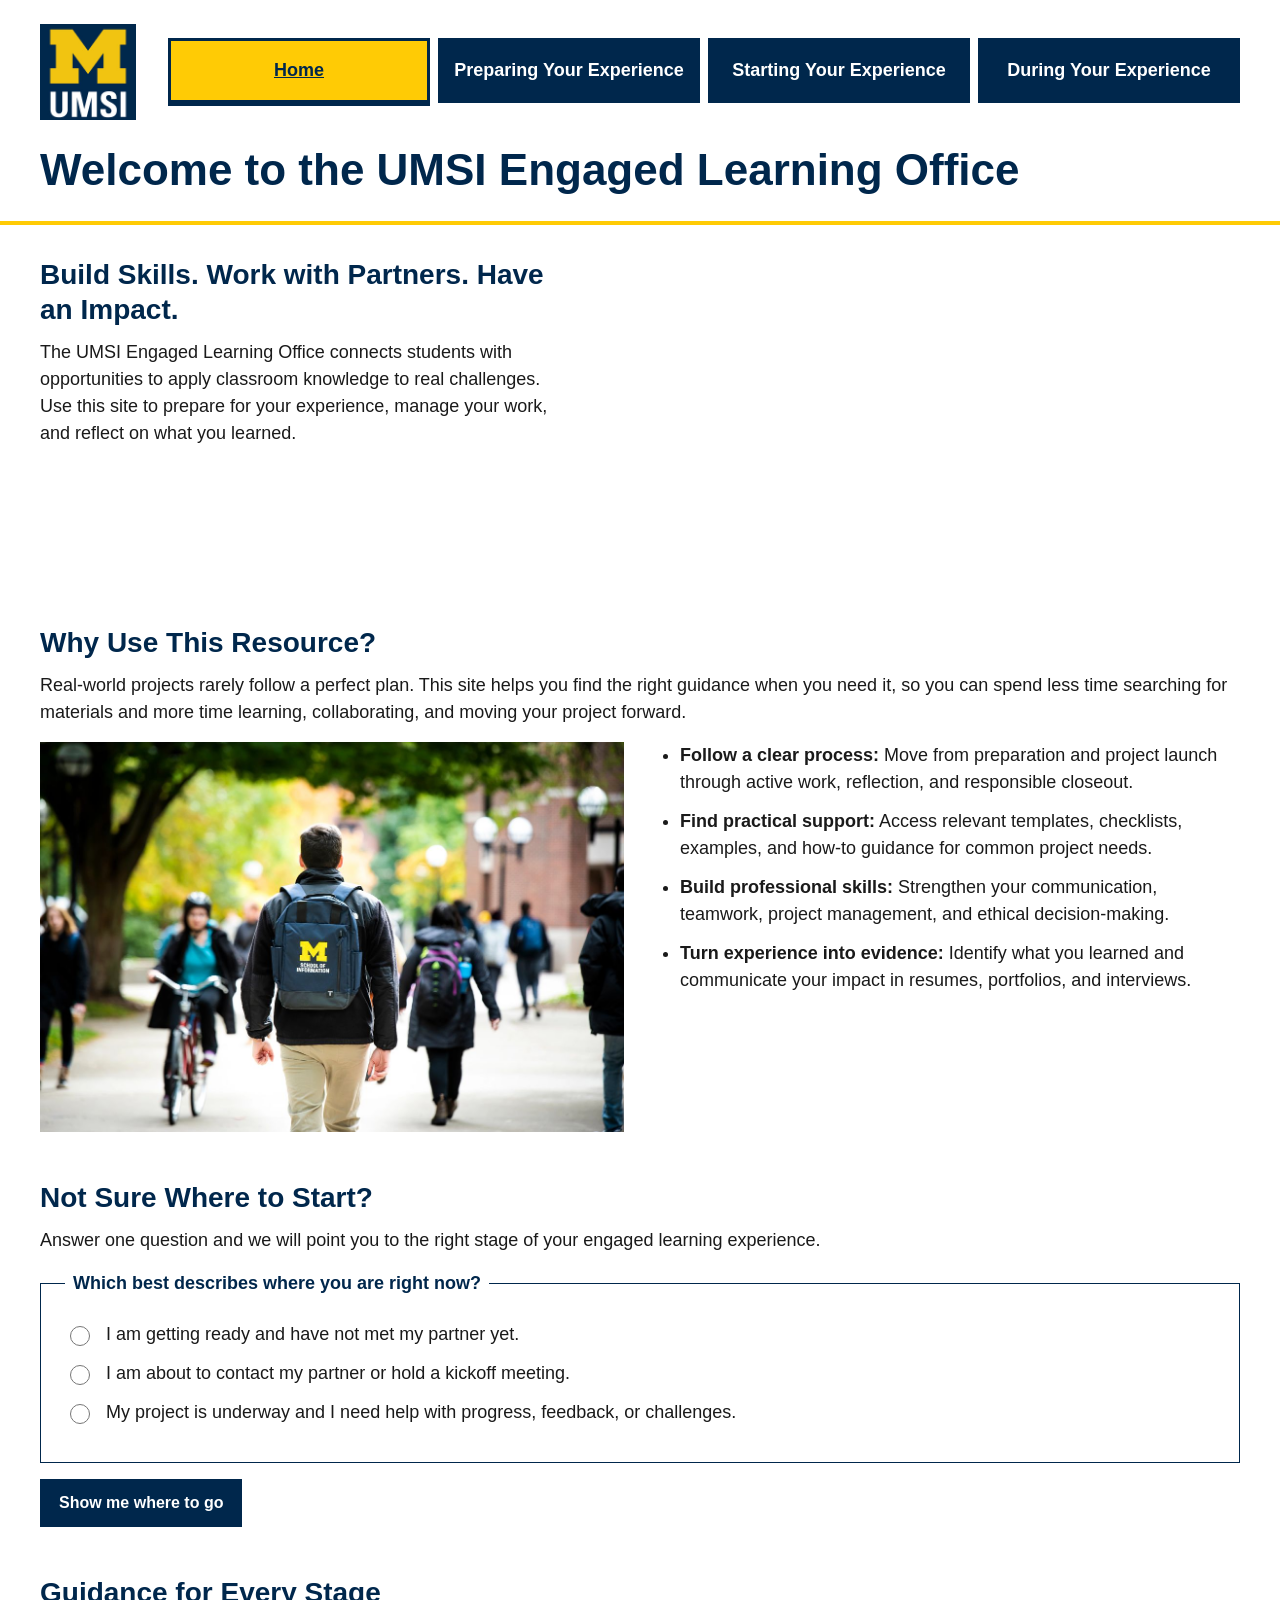
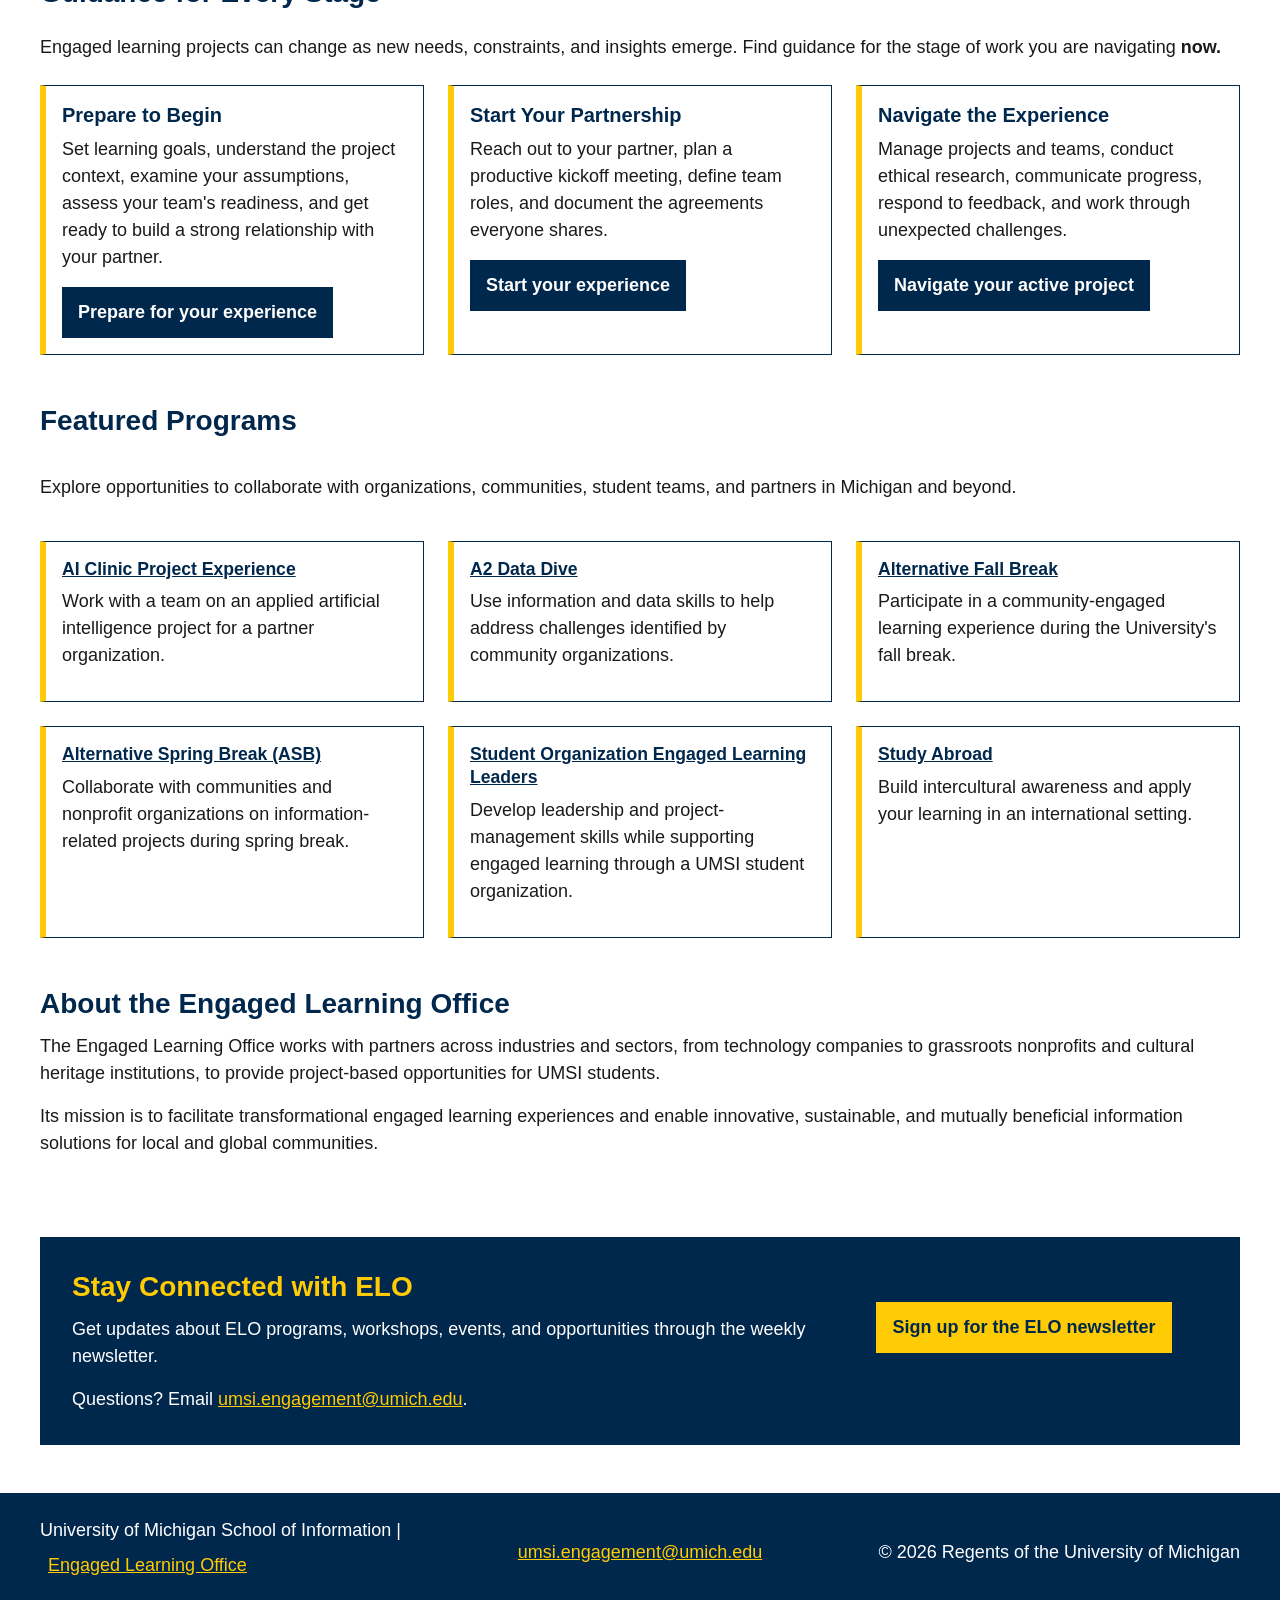
<file: index.html>
<!DOCTYPE html>
<html lang="en">
<head>
    <meta charset="UTF-8">
    <meta name="viewport" content="width=device-width, initial-scale=1.0">
    <title>Engaged Learning Resources | UMSI</title>
    <link rel="stylesheet" href="css/html5reset.css">
    <link rel="stylesheet" href="css/style.css">
    <link rel="icon" type="image/jpeg" href="images/umsi-logo.jpg">
</head>
<body>

    <header>
        <a class="skip" href="#main">Skip to Main Content</a>
        <img class="logo" src="images/umsi-logo.jpg" alt="UMSI Logo">
        <nav>
            <ul>
                <li><a href="index.html" class="current" aria-current="page">Home</a></li>
                <li><a href="prep.html">Preparing Your Experience</a></li>
                <li><a href="start.html">Starting Your Experience</a></li>
                <li><a href="during.html">During Your Experience</a></li>
            </ul>
        </nav>
        <h1>Welcome to the UMSI Engaged Learning Office</h1>
    </header>

    <main id="main">
        <section class="welcome">
            <h2>Build Skills. Work with Partners. Have an Impact.</h2>
            <p>
                The UMSI Engaged Learning Office connects students with opportunities to apply classroom knowledge to real challenges. Use this site to prepare for your experience, manage your work, and reflect on what you learned.
            </p>

            <iframe width="560" height="315" src="https://www.youtube.com/embed/81ZO9RfIJEQ?si=tBp82YWZMl1u7CVS" title="YouTube video player" allow="accelerometer; autoplay; clipboard-write; encrypted-media; gyroscope; picture-in-picture; web-share" referrerpolicy="strict-origin-when-cross-origin" allowfullscreen></iframe>
            <!-- Note: this iframe might cause an Axe ARIA error - that's not on you that's on YouTube! -->
        </section>

        <section class="why">
            <h2>Why Use This Resource?</h2>
            <p>Real-world projects rarely follow a perfect plan. This site helps you find the right guidance when you need it, so you can spend less time searching for materials and more time learning, collaborating, and moving your project forward.</p>
            <img src="images/umsi-backpack-fall.jpg" alt="A student wears a UMSI backpack in fall on the drag.">
            <ul>
                <li><strong>Follow a clear process:</strong> Move from preparation and project launch through active work, reflection, and responsible closeout.</li>
                <li><strong>Find practical support:</strong> Access relevant templates, checklists, examples, and how-to guidance for common project needs.</li>
                <li><strong>Build professional skills:</strong> Strengthen your communication, teamwork, project management, and ethical decision-making.</li>
                <li><strong>Turn experience into evidence:</strong> Identify what you learned and communicate your impact in resumes, portfolios, and interviews.</li>
            </ul>
        </section>

        <!-- Deliverable #3 challenging element: "Find Your Stage" guide (HTML form + JavaScript in js/main.js) -->
        <section class="finder">
            <h2>Not Sure Where to Start?</h2>
            <p>Answer one question and we will point you to the right stage of your engaged learning experience.</p>
            <form id="stage-form" onsubmit="return findStage()">
                <fieldset>
                    <legend>Which best describes where you are right now?</legend>
                    <div>
                        <input type="radio" name="stage" id="stage-prep" value="prep">
                        <label for="stage-prep">I am getting ready and have not met my partner yet.</label>
                    </div>
                    <div>
                        <input type="radio" name="stage" id="stage-start" value="start">
                        <label for="stage-start">I am about to contact my partner or hold a kickoff meeting.</label>
                    </div>
                    <div>
                        <input type="radio" name="stage" id="stage-during" value="during">
                        <label for="stage-during">My project is underway and I need help with progress, feedback, or challenges.</label>
                    </div>
                </fieldset>
                <button type="submit">Show me where to go</button>
            </form>
            <p id="stage-result" class="stage-result" aria-live="polite"></p>
        </section>

        <section class="cards stages">
            <h2>Guidance for Every Stage</h2>
            <p>Engaged learning projects can change as new needs, constraints, and insights emerge. Find guidance for the stage of work you are navigating <strong>now.</strong></p>
            <article>
                <h3>Prepare to Begin</h3>
                <p>Set learning goals, understand the project context, examine your assumptions, assess your team's readiness, and get ready to build a strong relationship with your partner.</p>
                <a href="prep.html">Prepare for your experience</a>
            </article>

            <article>
                <h3>Start Your Partnership</h3>
                <p>Reach out to your partner, plan a productive kickoff meeting, define team roles, and document the agreements everyone shares.</p>
                <a href="start.html">Start your experience</a>
            </article>

            <article>
                <h3>Navigate the Experience</h3>
                <p>Manage projects and teams, conduct ethical research, communicate progress, respond to feedback, and work through unexpected challenges.</p>
                <a href="during.html">Navigate your active project</a>
            </article>
        </section>

        <section class="programs">
            <h2>Featured Programs</h2>
            <p>Explore opportunities to collaborate with organizations, communities, student teams, and partners in Michigan and beyond.</p>
            <article>
                <h3><a href="https://mcompass.umich.edu/_portal/tds-program-brochure?programid=12810">AI Clinic Project Experience</a></h3>
                <p>Work with a team on an applied artificial intelligence project for a partner organization.</p>
            </article>

            <article>
                <h3><a href="https://mcompass.umich.edu/_portal/tds-program-brochure?programid=12556">A2 Data Dive</a></h3>
                <p>Use information and data skills to help address challenges identified by community organizations.</p>
            </article>

            <article>
                <h3><a href="https://mcompass.umich.edu/_portal/tds-program-brochure?programid=11297">Alternative Fall Break</a></h3>
                <p>Participate in a community-engaged learning experience during the University's fall break.</p>
            </article>

            <article>
                <h3><a href="https://mcompass.umich.edu/_portal/tds-program-brochure?programid=10621">Alternative Spring Break (ASB)</a></h3>
                <p>Collaborate with communities and nonprofit organizations on information-related projects during spring break.</p>
            </article>

            <article>
                <h3><a href="https://mcompass.umich.edu/_portal/tds-program-brochure?programid=12294">Student Organization Engaged Learning Leaders</a></h3>
                <p>Develop leadership and project-management skills while supporting engaged learning through a UMSI student organization.</p>
            </article>

            <article>
                <h3><a href="https://www.si.umich.edu/student-life/study-abroad">Study Abroad</a></h3>
                <p>Build intercultural awareness and apply your learning in an international setting.</p>
            </article>
        </section>

        <section>
            <h2>About the Engaged Learning Office</h2>
            <p>The Engaged Learning Office works with partners across industries and sectors, from technology companies to grassroots nonprofits and cultural heritage institutions, to provide project-based opportunities for UMSI students.</p>
            <p>Its mission is to facilitate transformational engaged learning experiences and enable innovative, sustainable, and mutually beneficial information solutions for local and global communities.</p>
        </section>
    </main>

    <aside>
        <h2>Stay Connected with ELO</h2>
        <p>Get updates about ELO programs, workshops, events, and opportunities through the weekly newsletter.</p>
        <div>
            <a href="https://umsi.info/elo-newsletter">Sign up for the ELO newsletter</a>
        </div>
        <p>Questions? Email <a href="mailto:umsi.engagement@umich.edu">umsi.engagement@umich.edu</a>.</p>
    </aside>

    <footer>
        <p>University of Michigan School of Information | <a href="https://www.si.umich.edu/programs/engaged-learning/about-engaged-learning-office">Engaged Learning Office</a></p>
        <address>
            <a href="mailto:umsi.engagement@umich.edu">umsi.engagement@umich.edu</a>
        </address>
        <p>&copy; <span id="year">2026</span> Regents of the University of Michigan</p>
    </footer>

    <script src="js/main.js"></script>
</body>
</html>
</file>
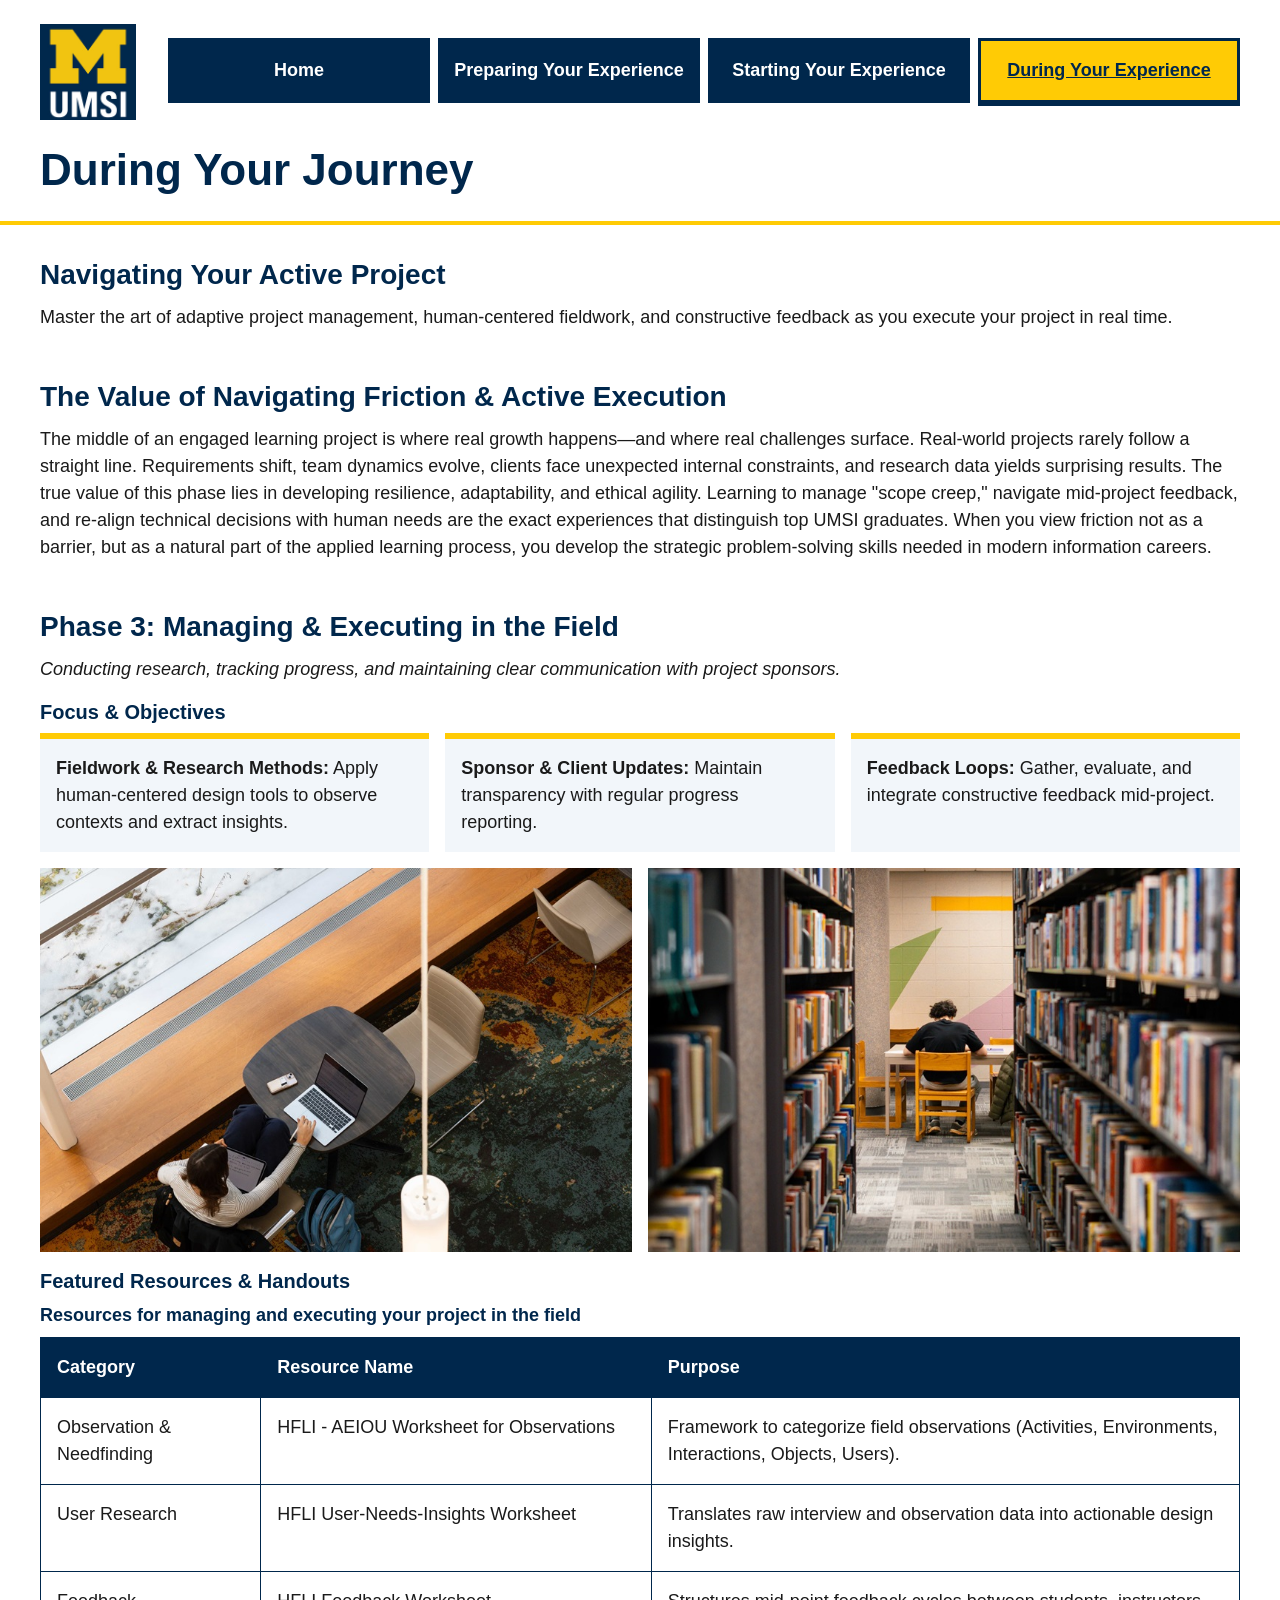
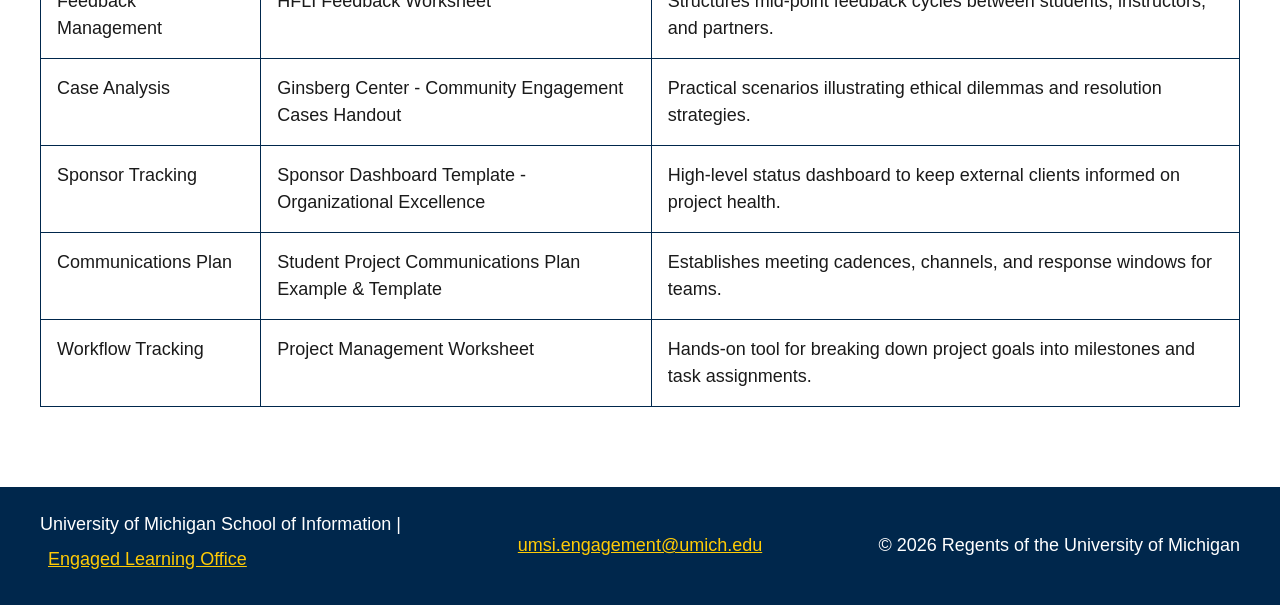
<file: during.html>
<!DOCTYPE html>
<html lang="en">
<head>
    <meta charset="UTF-8">
    <meta name="viewport" content="width=device-width, initial-scale=1.0">
    <title>During Your Experience | UMSI</title>
    <link rel="stylesheet" href="css/html5reset.css">
    <link rel="stylesheet" href="css/style.css">
    <link rel="icon" type="image/jpeg" href="images/umsi-logo.jpg">
</head>
<body>

    <header>
        <a class="skip" href="#main">Skip to Main Content</a>
        <img class="logo" src="images/umsi-logo.jpg" alt="UMSI Logo">
        <nav>
            <ul>
                <li><a href="index.html">Home</a></li>
                <li><a href="prep.html">Preparing Your Experience</a></li>
                <li><a href="start.html">Starting Your Experience</a></li>
                <li><a href="during.html" class="current" aria-current="page">During Your Experience</a></li>
            </ul>
        </nav>
        <h1>During Your Journey</h1>
    </header>

    <main id="main">
        <section>
            <h2>Navigating Your Active Project</h2>
            <p>Master the art of adaptive project management, human-centered fieldwork, and constructive feedback as you execute your project in real time.</p>
        </section>

        <section>
            <h2>The Value of Navigating Friction &amp; Active Execution</h2>
            <p>The middle of an engaged learning project is where real growth happens—and where real challenges surface. Real-world projects rarely follow a straight line. Requirements shift, team dynamics evolve, clients face unexpected internal constraints, and research data yields surprising results.
            The true value of this phase lies in developing resilience, adaptability, and ethical agility. Learning to manage "scope creep," navigate mid-project feedback, and re-align technical decisions with human needs are the exact experiences that distinguish top UMSI graduates. When you view friction not as a barrier, but as a natural part of the applied learning process, you develop the strategic problem-solving skills needed in modern information careers.
            </p>
        </section>

        <section>
            <h2>Phase 3: Managing &amp; Executing in the Field</h2>
            <p><em>Conducting research, tracking progress, and maintaining clear communication with project sponsors.</em></p>

            <h3>Focus &amp; Objectives</h3>
            <ul class="objectives">
                <li><strong>Fieldwork &amp; Research Methods:</strong> Apply human-centered design tools to observe contexts and extract insights.</li>
                <li><strong>Sponsor &amp; Client Updates:</strong> Maintain transparency with regular progress reporting.</li>
                <li><strong>Feedback Loops:</strong> Gather, evaluate, and integrate constructive feedback mid-project.</li>
            </ul>

            <div class="photo-pair">
                <img src="images/study-window.jpg" alt="A student works on a laptop at a small table beside a large window, seen from above, with a phone and backpack nearby.">
                <img src="images/library-aisle.jpg" alt="A student studies alone at a table at the end of a long aisle between tall library bookshelves.">
            </div>

            <h3>Featured Resources &amp; Handouts</h3>
            <div class="table-scroll" tabindex="0">
                <table>
                    <caption>Resources for managing and executing your project in the field</caption>
                    <thead>
                        <tr>
                            <th scope="col">Category</th>
                            <th scope="col">Resource Name</th>
                            <th scope="col">Purpose</th>
                        </tr>
                    </thead>
                    <tbody>
                        <tr>
                            <td>Observation &amp; Needfinding</td>
                            <td>HFLI - AEIOU Worksheet for Observations</td>
                            <td>Framework to categorize field observations (Activities, Environments, Interactions, Objects, Users).</td>
                        </tr>
                        <tr>
                            <td>User Research</td>
                            <td>HFLI User-Needs-Insights Worksheet</td>
                            <td>Translates raw interview and observation data into actionable design insights.</td>
                        </tr>
                        <tr>
                            <td>Feedback Management</td>
                            <td>HFLI Feedback Worksheet</td>
                            <td>Structures mid-point feedback cycles between students, instructors, and partners.</td>
                        </tr>
                        <tr>
                            <td>Case Analysis</td>
                            <td>Ginsberg Center - Community Engagement Cases Handout</td>
                            <td>Practical scenarios illustrating ethical dilemmas and resolution strategies.</td>
                        </tr>
                        <tr>
                            <td>Sponsor Tracking</td>
                            <td>Sponsor Dashboard Template - Organizational Excellence</td>
                            <td>High-level status dashboard to keep external clients informed on project health.</td>
                        </tr>
                        <tr>
                            <td>Communications Plan</td>
                            <td>Student Project Communications Plan Example &amp; Template</td>
                            <td>Establishes meeting cadences, channels, and response windows for teams.</td>
                        </tr>
                        <tr>
                            <td>Workflow Tracking</td>
                            <td>Project Management Worksheet</td>
                            <td>Hands-on tool for breaking down project goals into milestones and task assignments.</td>
                        </tr>
                    </tbody>
                </table>
            </div>
        </section>
    </main>

    <footer>
        <p>University of Michigan School of Information | <a href="https://www.si.umich.edu/programs/engaged-learning/about-engaged-learning-office">Engaged Learning Office</a></p>
        <address>
            <a href="mailto:umsi.engagement@umich.edu">umsi.engagement@umich.edu</a>
        </address>
        <p>&copy; <span id="year">2026</span> Regents of the University of Michigan</p>
    </footer>

    <script src="js/main.js"></script>
</body>
</html>
</file>
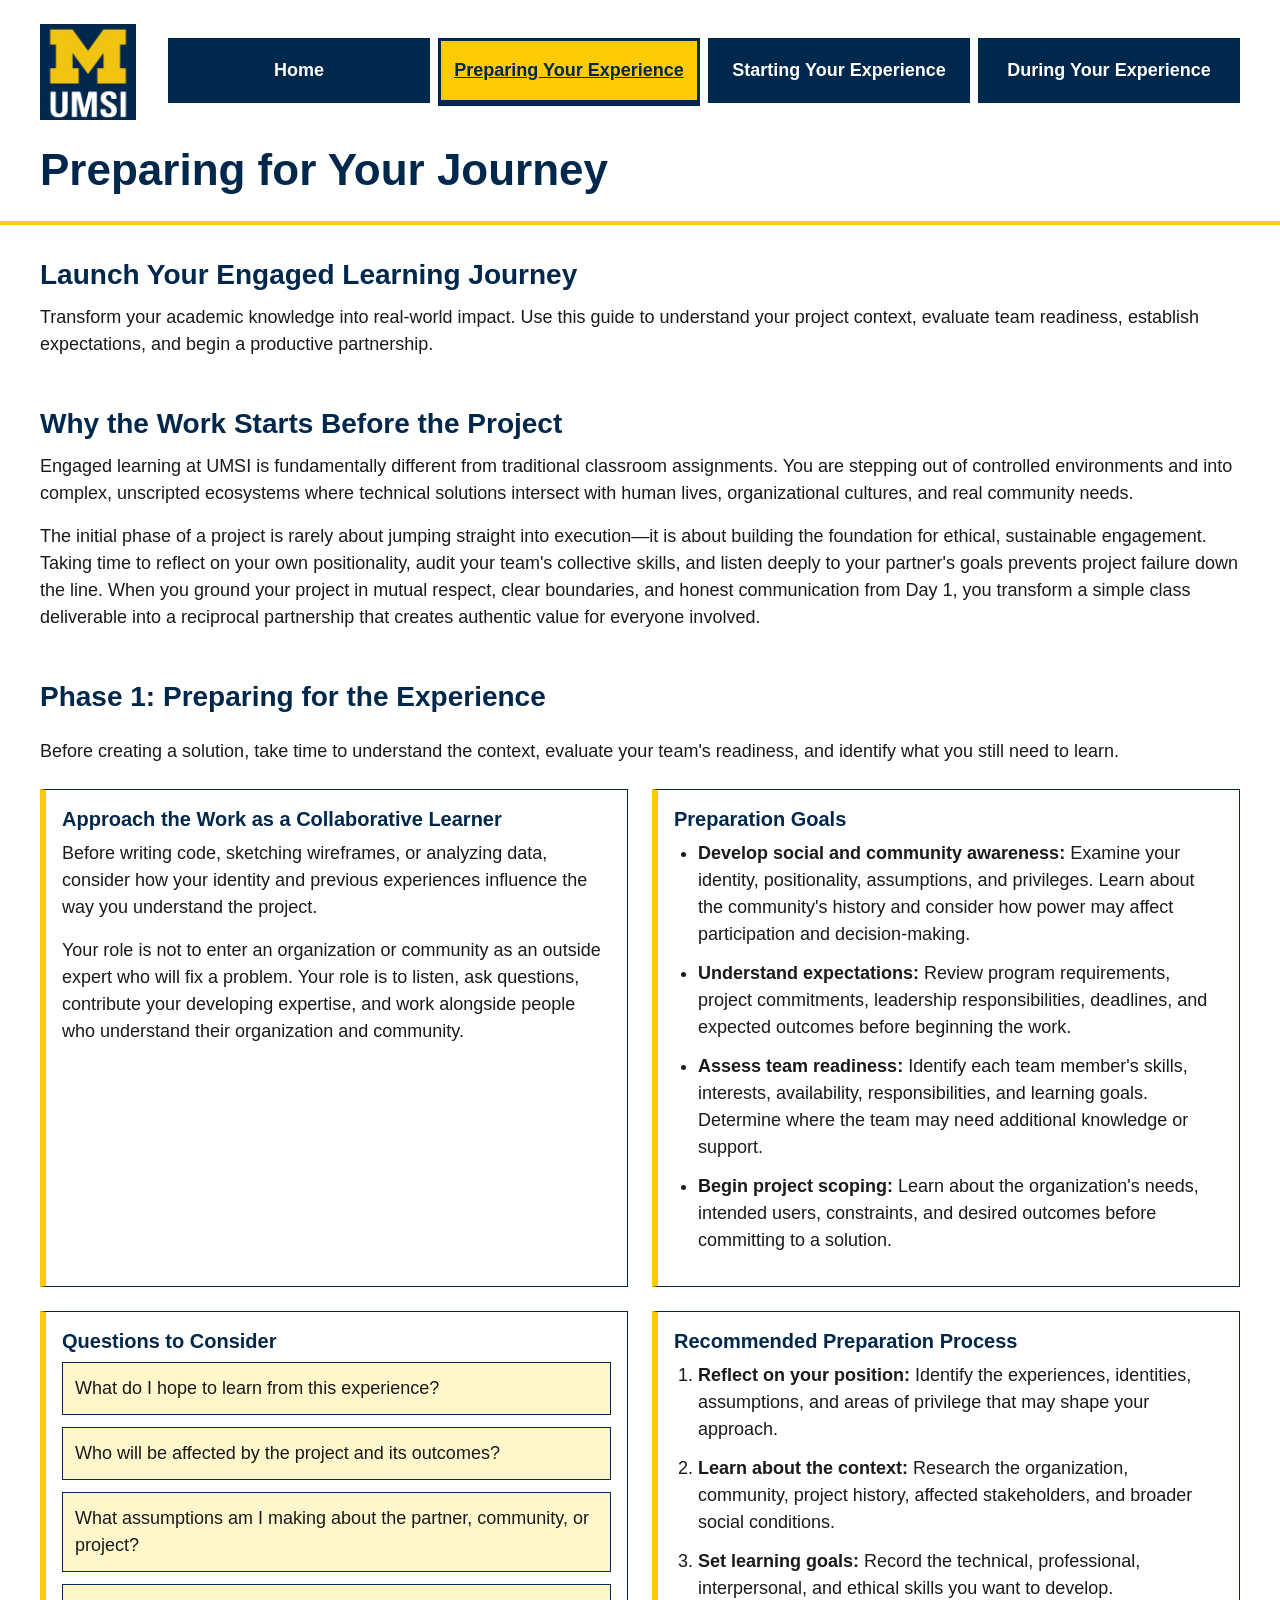
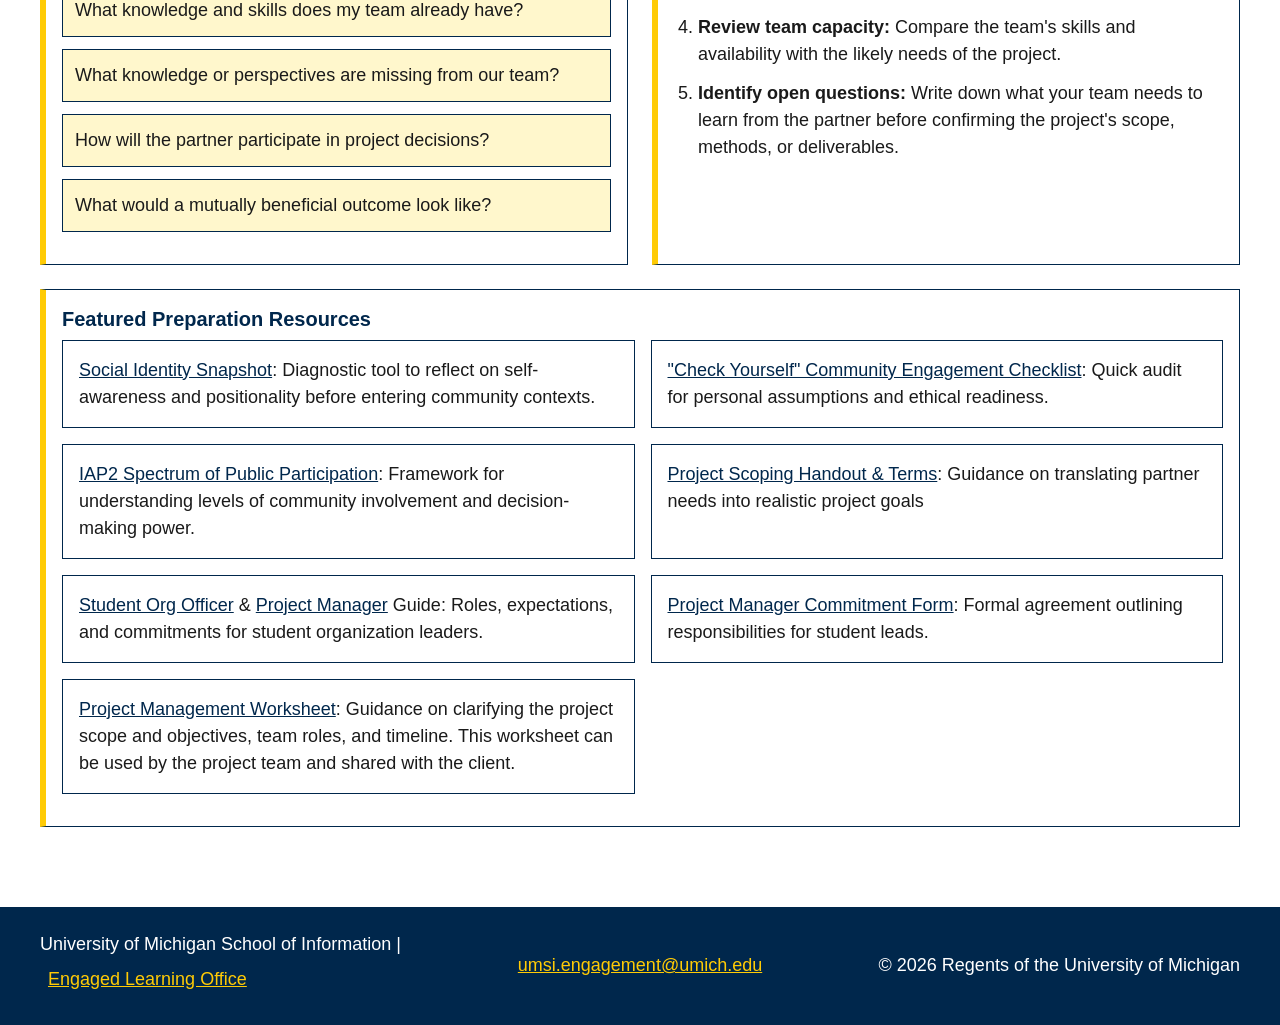
<file: prep.html>
<!DOCTYPE html>
<html lang="en">
<head>
    <meta charset="UTF-8">
    <meta name="viewport" content="width=device-width, initial-scale=1.0">
    <title>Preparing Your Experience | UMSI</title>
    <link rel="stylesheet" href="css/html5reset.css">
    <link rel="stylesheet" href="css/style.css">
    <link rel="icon" type="image/jpeg" href="images/umsi-logo.jpg">
</head>
<body>

    <header>
        <a class="skip" href="#main">Skip to Main Content</a>
        <img class="logo" src="images/umsi-logo.jpg" alt="UMSI Logo">
        <nav>
            <ul>
                <li><a href="index.html">Home</a></li>
                <li><a href="prep.html" class="current" aria-current="page">Preparing Your Experience</a></li>
                <li><a href="start.html">Starting Your Experience</a></li>
                <li><a href="during.html">During Your Experience</a></li>
            </ul>
        </nav>
        <h1>Preparing for Your Journey</h1>
    </header>

    <main id="main">

        <section>
            <h2>Launch Your Engaged Learning Journey</h2>
            <p>Transform your academic knowledge into real-world impact. Use this guide to understand your project context, evaluate team readiness, establish expectations, and begin a productive partnership.</p>
        </section>

        <section>
            <h2>Why the Work Starts Before the Project</h2>
            <p>Engaged learning at UMSI is fundamentally different from traditional classroom assignments. You are stepping out of controlled environments and into complex, unscripted ecosystems where technical solutions intersect with human lives, organizational cultures, and real community needs.</p>
            <p>The initial phase of a project is rarely about jumping straight into execution—it is about building the foundation for ethical, sustainable engagement. Taking time to reflect on your own positionality, audit your team's collective skills, and listen deeply to your partner's goals prevents project failure down the line. When you ground your project in mutual respect, clear boundaries, and honest communication from Day 1, you transform a simple class deliverable into a reciprocal partnership that creates authentic value for everyone involved.</p>
        </section>

        <section class="cards">
            <h2>Phase 1: Preparing for the Experience</h2>
            <p>Before creating a solution, take time to understand the context, evaluate your team's readiness, and identify what you still need to learn.</p>
            <article>
                <h3>Approach the Work as a Collaborative Learner</h3>
                <p>Before writing code, sketching wireframes, or analyzing data, consider how your identity and previous experiences influence the way you understand the project.</p>
                <p>Your role is not to enter an organization or community as an outside expert who will fix a problem. Your role is to listen, ask questions, contribute your developing expertise, and work alongside people who understand their organization and community.</p>
            </article>

            <article>
                <h3>Preparation Goals</h3>
                <ul>
                    <li><strong>Develop social and community awareness:</strong> Examine your identity, positionality, assumptions, and privileges. Learn about the community's history and consider how power may affect participation and decision-making.</li>
                    <li><strong>Understand expectations:</strong> Review program requirements, project commitments, leadership responsibilities, deadlines, and expected outcomes before beginning the work.</li>
                    <li><strong>Assess team readiness:</strong> Identify each team member's skills, interests, availability, responsibilities, and learning goals. Determine where the team may need additional knowledge or support.</li>
                    <li><strong>Begin project scoping:</strong> Learn about the organization's needs, intended users, constraints, and desired outcomes before committing to a solution.</li>
                </ul>
            </article>

            <article>
                <h3>Questions to Consider</h3>
                <ul class="question-list">
                    <li>What do I hope to learn from this experience?</li>
                    <li>Who will be affected by the project and its outcomes?</li>
                    <li>What assumptions am I making about the partner, community, or project?</li>
                    <li>What knowledge and skills does my team already have?</li>
                    <li>What knowledge or perspectives are missing from our team?</li>
                    <li>How will the partner participate in project decisions?</li>
                    <li>What would a mutually beneficial outcome look like?</li>
                </ul>
            </article>

            <article>
                <h3>Recommended Preparation Process</h3>
                <ol>
                    <li><strong>Reflect on your position:</strong> Identify the experiences, identities, assumptions, and areas of privilege that may shape your approach.</li>
                    <li><strong>Learn about the context:</strong> Research the organization, community, project history, affected stakeholders, and broader social conditions.</li>
                    <li><strong>Set learning goals:</strong> Record the technical, professional, interpersonal, and ethical skills you want to develop.</li>
                    <li><strong>Review team capacity:</strong> Compare the team's skills and availability with the likely needs of the project.</li>
                    <li><strong>Identify open questions:</strong> Write down what your team needs to learn from the partner before confirming the project's scope, methods, or deliverables.</li>
                </ol>
            </article>

            <article class="wide">
                <h3>Featured Preparation Resources</h3>
                <ul class="resource-list">
                    <li><a href="https://sites.lsa.umich.edu/equitable-teaching/social-identity-snapshot">Social Identity Snapshot</a>: Diagnostic tool to reflect on self-awareness and positionality before entering community contexts.</li>
                    <li><a href="https://docs.google.com/document/d/1Qt9YeStVwDHjwJhOLAz42JSNQR2lFMurdUtxtdrGkuc/edit?tab=t.0#heading=h.ch0bvccjkrzn">"Check Yourself" Community Engagement Checklist</a>: Quick audit for personal assumptions and ethical readiness.</li>
                    <li><a href="https://drive.google.com/file/d/1zc1RNlrDxV51-muOERdDTnINQcquJpOA/view?usp=sharing">IAP2 Spectrum of Public Participation</a>: Framework for understanding levels of community involvement and decision-making power.</li>
                    <li><a href="https://docs.google.com/document/d/1TrEDolwmOIlXgYgAP9VvlOGoYOwFfe6KxzZOgZSVYVw/edit?usp=drive_link">Project Scoping Handout &amp; Terms</a>: Guidance on translating partner needs into realistic project goals</li>
                    <li><a href="https://docs.google.com/document/d/1AexsV_JeSd0kRUBbcifZpfBu6y6Zi8Y0iJScp1I3gkM/edit?usp=drive_link">Student Org Officer</a> &amp; <a href="https://docs.google.com/document/u/0/d/1uwOOS0TrXWzcSShj8DUFpckWo0t1UNu_Q7WVbZnLhX0/edit">Project Manager</a> Guide: Roles, expectations, and commitments for student organization leaders.</li>
                    <li><a href="https://docs.google.com/document/d/1U4lCNGyWKJ3C2i_VgFqAR45Z4zF1FehuthuqT-M2wdI/edit?usp=drive_link">Project Manager Commitment Form</a>: Formal agreement outlining responsibilities for student leads.</li>
                    <li><a href="https://docs.google.com/document/d/1twc-7TYWmb_PNrOBiDI1NuJqJAuhluTICr22GRd_NLc/edit?usp=drive_link">Project Management Worksheet</a>: Guidance on clarifying the project scope and objectives, team roles, and timeline. This worksheet can be used by the project team and shared with the client.</li>
                </ul>
            </article>
        </section>
    </main>

    <footer>
        <p>University of Michigan School of Information | <a href="https://www.si.umich.edu/programs/engaged-learning/about-engaged-learning-office">Engaged Learning Office</a></p>
        <address>
            <a href="mailto:umsi.engagement@umich.edu">umsi.engagement@umich.edu</a>
        </address>
        <p>&copy; <span id="year">2026</span> Regents of the University of Michigan</p>
    </footer>

    <script src="js/main.js"></script>
</body>
</html>
</file>
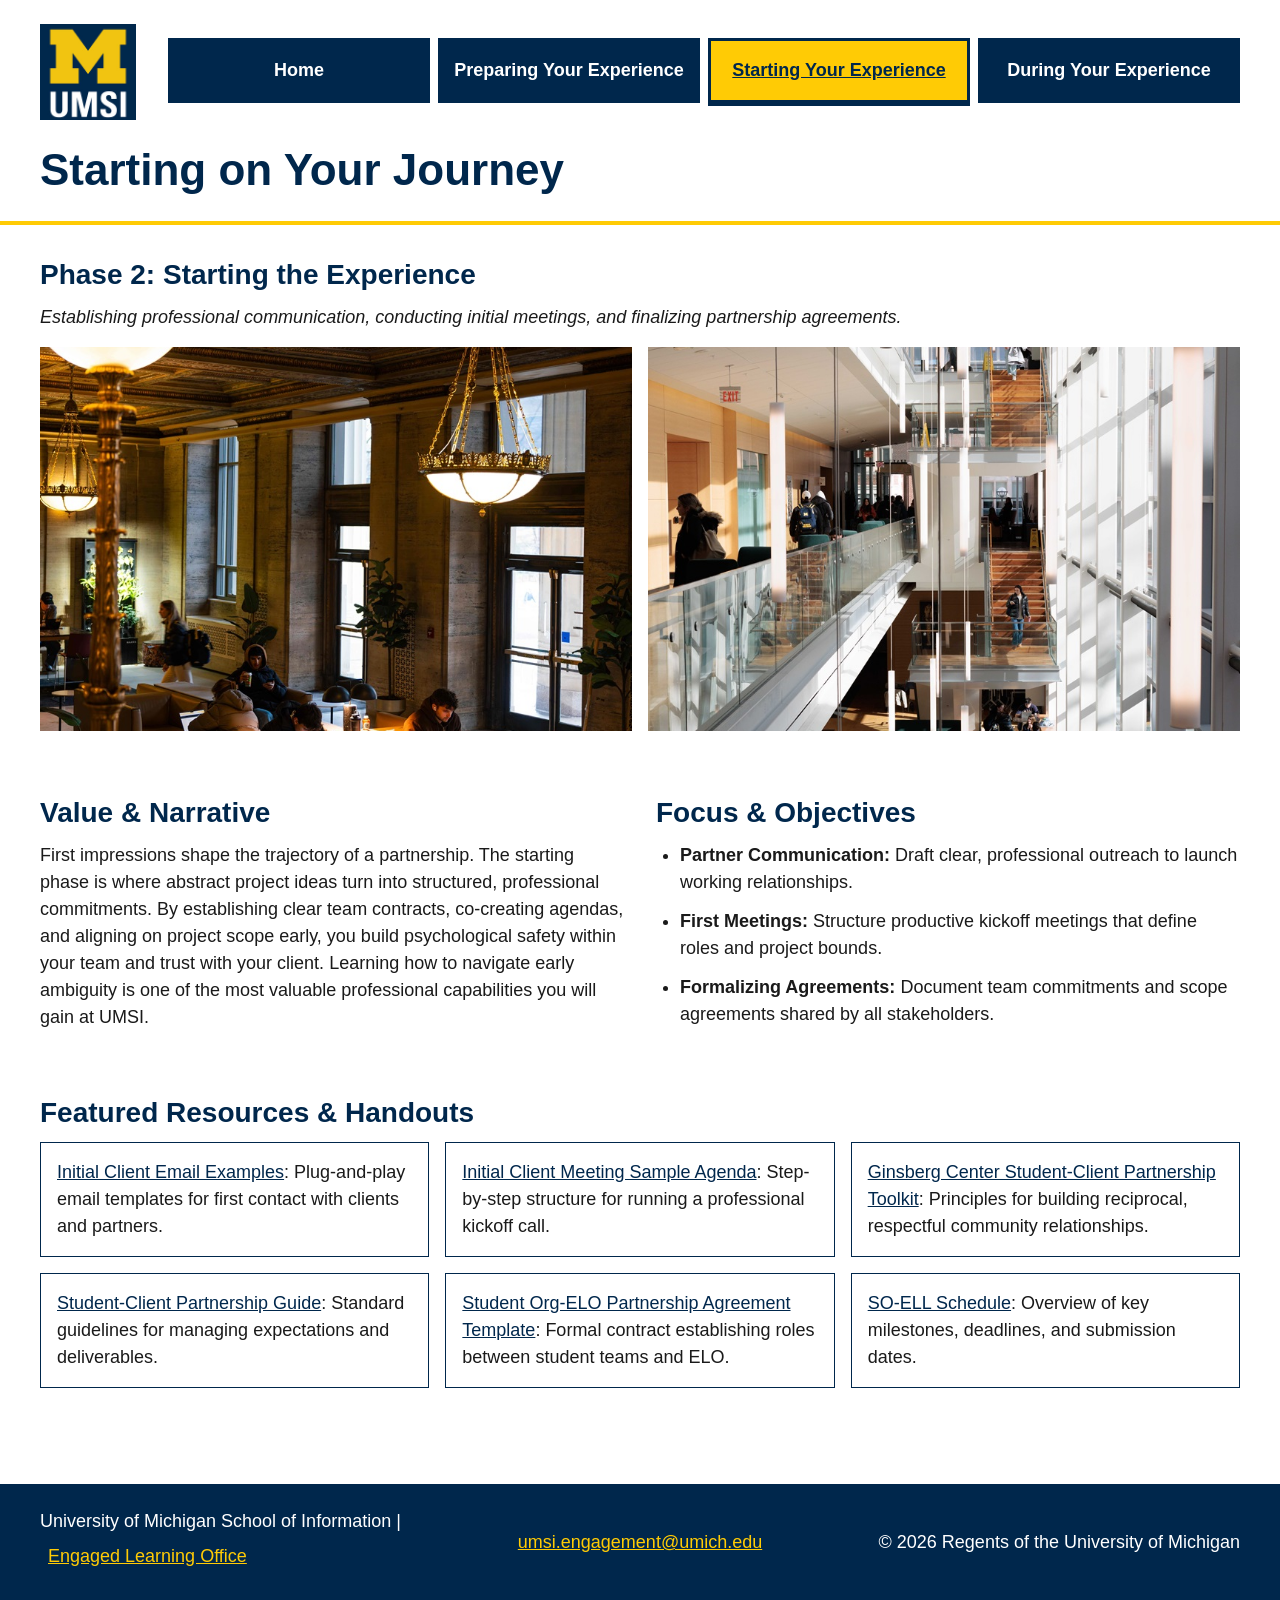
<file: start.html>
<!DOCTYPE html>
<html lang="en">
<head>
    <meta charset="UTF-8">
    <meta name="viewport" content="width=device-width, initial-scale=1.0">
    <title>Starting Your Experience | UMSI</title>
    <link rel="stylesheet" href="css/html5reset.css">
    <link rel="stylesheet" href="css/style.css">
    <link rel="icon" type="image/jpeg" href="images/umsi-logo.jpg">
</head>
<body>

    <header>
        <a class="skip" href="#main">Skip to Main Content</a>
        <img class="logo" src="images/umsi-logo.jpg" alt="UMSI Logo">
        <nav>
            <ul>
                <li><a href="index.html">Home</a></li>
                <li><a href="prep.html">Preparing Your Experience</a></li>
                <li><a href="start.html" class="current" aria-current="page">Starting Your Experience</a></li>
                <li><a href="during.html">During Your Experience</a></li>
            </ul>
        </nav>
        <h1>Starting on Your Journey</h1>
    </header>

    <main id="main" class="split">

        <section>
            <h2>Phase 2: Starting the Experience</h2>
            <p><em>Establishing professional communication, conducting initial meetings, and finalizing partnership agreements.</em></p>
            <div class="photo-pair">
                <img src="images/lobby-ceiling.jpg" alt="Students work on laptops in a historic lobby with an ornate gold ceiling and hanging lamps.">
                <img src="images/atrium-stairs.jpg" alt="Students walk on stairs and balconies and study at tables in a bright, multi-story atrium with hanging light columns.">
            </div>
        </section>

        <section>
            <h2>Value &amp; Narrative</h2>
            <p>First impressions shape the trajectory of a partnership. The starting phase is where abstract project ideas turn into structured, professional commitments. By establishing clear team contracts, co-creating agendas, and aligning on project scope early, you build psychological safety within your team and trust with your client. Learning how to navigate early ambiguity is one of the most valuable professional capabilities you will gain at UMSI.</p>
        </section>

        <section>
            <h2>Focus &amp; Objectives</h2>
            <ul>
                <li><strong>Partner Communication:</strong> Draft clear, professional outreach to launch working relationships.</li>
                <li><strong>First Meetings:</strong> Structure productive kickoff meetings that define roles and project bounds.</li>
                <li><strong>Formalizing Agreements:</strong> Document team commitments and scope agreements shared by all stakeholders.</li>
            </ul>
        </section>

        <section>
            <h2>Featured Resources &amp; Handouts</h2>
            <ul class="resource-list">
                <li><a href="https://docs.google.com/document/d/1fWFXwoW5fKX_Tctn97Gio5XZDwILNlqIOyKKE8Yk5J0/edit?usp=drive_link">Initial Client Email Examples</a>: Plug-and-play email templates for first contact with clients and partners.</li>
                <li><a href="https://docs.google.com/document/d/1ItXxYauAcPoaGMUZWuJsX-OLFfGmeBOWT7JNhoZxGyU/edit?usp=drive_link">Initial Client Meeting Sample Agenda</a>: Step-by-step structure for running a professional kickoff call.</li>
                <li><a href="https://ginsberg.umich.edu/article/campus-community-partnerships-toolkit">Ginsberg Center Student-Client Partnership Toolkit</a>: Principles for building reciprocal, respectful community relationships.</li>
                <li><a href="https://drive.google.com/file/d/12ealxkKCvOZajxK7doyUXu_k2LyKPUP2/view?usp=drive_link">Student-Client Partnership Guide</a>: Standard guidelines for managing expectations and deliverables.</li>
                <li><a href="https://docs.google.com/document/d/1y5Y2wc1ADz0n_ht26kPYlFK3Zm9i3UR_Z0OMWP3Q_xQ/edit?usp=drive_link">Student Org-ELO Partnership Agreement Template</a>: Formal contract establishing roles between student teams and ELO.</li>
                <li><a href="https://docs.google.com/spreadsheets/d/1YeK2WerSbhaU5hjEg9wxdXmzBx9lgRy2yHBKAH-SxiA/edit?gid=166831640#gid=166831640">SO-ELL Schedule</a>: Overview of key milestones, deadlines, and submission dates.</li>
            </ul>
        </section>
    </main>

    <footer>
        <p>University of Michigan School of Information | <a href="https://www.si.umich.edu/programs/engaged-learning/about-engaged-learning-office">Engaged Learning Office</a></p>
        <address>
            <a href="mailto:umsi.engagement@umich.edu">umsi.engagement@umich.edu</a>
        </address>
        <p>&copy; <span id="year">2026</span> Regents of the University of Michigan</p>
    </footer>

    <script src="js/main.js"></script>
</body>
</html>
</file>
<file: css/style.css>
/* Client Project Deliverable #3 - Tablet/Desktop design
   Mobile first: the rules at the top are the default (mobile) design from Deliverable #2.
   Tablet (768px) and desktop (1000px) styles are added at the bottom with min-width media queries. */
/* Citation: written by me for this class; the skip-to-main-content pattern follows the HW3 skip link
   and the W3Schools skip link tutorial. Colors (Maize #FFCB05, Blue #00274C) are from the UM Brand Guidelines. */


body {
  font-family: Arial, Verdana, sans-serif;
  font-size: 1rem;
  line-height: 1.5;
  color: #1a1a1a;
  background-color: #ffffff;
}

header {
  position: relative;
  padding: 1rem;
  border-bottom: 0.3rem solid #FFCB05;
}

.skip {
  position: absolute;
  top: -6rem;
  left: 0.5rem;
  padding: 0.75rem 1rem;
  background-color: #FFCB05;
  color: #00274C;
  font-weight: bold;
  z-index: 1;
}

.skip:focus {
  top: 0.5rem;
}

a:focus {
  outline: 0.25rem solid #00274C;
  outline-offset: 0.25rem;
}

.logo {
  display: block;
  width: 5rem;
  height: auto;
  margin: 0 auto 1rem;
}

nav ul {
  display: grid;
  grid-template-columns: repeat(2, 1fr);
  gap: 0.5rem;
  padding-left: 0;
  margin-bottom: 0;
}

nav li {
  margin-bottom: 0;
}

nav a {
  display: block;
  padding: 0.75rem 0.5rem;
  text-align: center;
  font-weight: bold;
  text-decoration: none;
  color: #ffffff;
  background-color: #00274C;
  border: 0.2rem solid #00274C;
}

nav a:hover {
  color: #00274C;
  background-color: #ffffff;
}

nav a.current {
  color: #00274C;
  background-color: #FFCB05;
  text-decoration: underline;
  border-bottom: 0.4rem solid #00274C;
}

h1 {
  margin: 1rem 0 0;
  font-size: 1.75rem;
  line-height: 1.2;
  color: #00274C;
  text-align: center;
}

h2 {
  margin-bottom: 0.75rem;
  font-size: 1.5rem;
  line-height: 1.25;
  color: #00274C;
}

h3 {
  margin-bottom: 0.5rem;
  font-size: 1.25rem;
  line-height: 1.3;
  color: #00274C;
}

p, ul, ol {
  margin-bottom: 1rem;
}

ul, ol {
  padding-left: 1.5rem;
}

li {
  margin-bottom: 0.75rem;
}

a {
  color: #00274C;
}

main {
  padding: 1rem;
}

main section {
  margin-bottom: 2rem;
}

main img {
  display: block;
  width: 100%;
  height: auto;
  margin-bottom: 1rem;
}

iframe {
  display: block;
  width: 100%;
  height: 14rem;
  margin-bottom: 1rem;
  border: 0;
}

article {
  margin-bottom: 1rem;
  padding: 1rem;
  border: 0.1rem solid #00274C;
  border-left: 0.4rem solid #FFCB05;
}

article > a {
  display: inline-block;
  padding: 0.75rem 1rem;
  font-weight: bold;
  text-decoration: none;
  color: #ffffff;
  background-color: #00274C;
}

article > a:hover {
  color: #00274C;
  background-color: #FFCB05;
}

.photo-pair {
  display: grid;
  grid-template-columns: repeat(2, 1fr);
  gap: 0.5rem;
  margin-bottom: 1rem;
}

.photo-pair img {
  height: 14rem;
  margin-bottom: 0;
  object-fit: cover;
}

.programs {
  display: grid;
  grid-template-columns: repeat(2, 1fr);
  gap: 0.75rem;
}

.programs h2, .programs > p {
  grid-column: 1 / -1;
}

.programs article {
  margin-bottom: 0;
  padding: 0.75rem;
  overflow-wrap: break-word;
}

.programs h3 {
  font-size: 1.1rem;
}

.question-list {
  display: grid;
  grid-template-columns: repeat(2, 1fr);
  gap: 0.75rem;
  padding-left: 0;
  list-style: none;
}

.question-list li {
  margin-bottom: 0;
  padding: 0.75rem;
  background-color: #fff7cc;
  border: 0.1rem solid #00274C;
}

.table-scroll {
  overflow-x: auto;
  margin-bottom: 1rem;
}

.table-scroll:focus {
  outline: 0.25rem solid #00274C;
  outline-offset: 0.25rem;
}

table {
  width: 100%;
  min-width: 32rem;
  border-collapse: collapse;
}

caption {
  padding-bottom: 0.5rem;
  font-weight: bold;
  text-align: left;
  color: #00274C;
}

th, td {
  padding: 0.75rem;
  border: 0.1rem solid #00274C;
  text-align: left;
  vertical-align: top;
}

th {
  color: #ffffff;
  background-color: #00274C;
}

aside {
  margin: 0 1rem 2rem;
  padding: 1rem;
  color: #ffffff;
  background-color: #00274C;
}

aside h2 {
  color: #FFCB05;
}

aside a {
  color: #FFCB05;
}

aside div a {
  display: inline-block;
  margin-bottom: 1rem;
  padding: 0.75rem 1rem;
  font-weight: bold;
  text-decoration: none;
  color: #00274C;
  background-color: #FFCB05;
}

aside a:focus {
  outline-color: #FFCB05;
}

footer {
  padding: 1.5rem 1rem;
  text-align: center;
  color: #ffffff;
  background-color: #00274C;
}

footer p {
  margin-bottom: 0.5rem;
}

footer address {
  margin-bottom: 0.5rem;
  font-style: normal;
}

footer a {
  display: inline-block;
  padding: 0.5rem;
  color: #FFCB05;
}

footer a:focus {
  outline-color: #FFCB05;
}

/* ---------- New in Deliverable #3: "Find Your Stage" form (mobile default) ---------- */

.finder fieldset {
  margin-bottom: 1rem;
  padding: 1rem;
  border: 0.1rem solid #00274C;
}

.finder legend {
  padding: 0 0.5rem;
  font-weight: bold;
  color: #00274C;
}

.finder fieldset div {
  margin-bottom: 0.75rem;
}

.finder input {
  width: 1.25rem;
  height: 1.25rem;
}

.finder input:focus {
  outline: 0.25rem solid #00274C;
  outline-offset: 0.15rem;
}

.finder label {
  margin-left: 0.5rem;
}

button {
  padding: 0.75rem 1rem;
  font-family: inherit;
  font-size: 1rem;
  font-weight: bold;
  color: #ffffff;
  background-color: #00274C;
  border: 0.2rem solid #00274C;
  cursor: pointer;
}

button:hover {
  color: #00274C;
  background-color: #FFCB05;
}

button:focus {
  outline: 0.25rem solid #00274C;
  outline-offset: 0.25rem;
}

.stage-result {
  margin-top: 1rem;
  font-weight: bold;
}

/* =====================================================
   TABLET: screens 768px and wider
   ===================================================== */
@media (min-width: 768px) {

  body {
    font-size: 1.125rem;
  }

  /* Header: logo on the left, navigation in one row on the right, title underneath */
  header {
    display: grid;
    grid-template-columns: 6rem 1fr;
    column-gap: 2rem;
    align-items: center;
    padding: 1.5rem 2rem;
  }

  .logo {
    width: 6rem;
    margin: 0;
  }

  nav ul {
    grid-template-columns: repeat(4, 1fr);
  }

  h1 {
    grid-column: 1 / -1;
    margin-top: 1.5rem;
    font-size: 2.25rem;
    text-align: left;
  }

  h2 {
    font-size: 1.75rem;
  }

  main {
    padding: 2rem;
  }

  main section {
    margin-bottom: 3rem;
  }

  /* Larger images and video */
  iframe {
    height: 24rem;
  }

  .photo-pair {
    gap: 1rem;
  }

  .photo-pair img {
    height: 20rem;
  }

  /* Cards: two columns (prep page, 404 page); the heading and intro stay full width */
  .cards {
    display: grid;
    grid-template-columns: repeat(2, 1fr);
    gap: 1.5rem;
  }

  .cards h2, .cards > p {
    grid-column: 1 / -1;
    margin-bottom: 0;
  }

  .cards article {
    margin-bottom: 0;
  }

  .cards .wide {
    grid-column: 1 / -1;
  }

  /* Home page: the three stage cards sit side by side */
  .stages {
    grid-template-columns: repeat(3, 1fr);
  }

  .programs {
    grid-template-columns: repeat(3, 1fr);
    gap: 1.5rem;
  }

  .programs article {
    padding: 1rem;
  }

  /* Start page: two sections share a row */
  .split {
    display: grid;
    grid-template-columns: 1fr 1fr;
    column-gap: 2rem;
  }

  .split > section:first-child,
  .split > section:last-child {
    grid-column: 1 / -1;
  }

  /* The question cards sit inside a half-width card, so keep them in one column */
  .question-list {
    grid-template-columns: 1fr;
  }

  /* Resource lists become a grid of small cards */
  .resource-list {
    display: grid;
    grid-template-columns: repeat(2, 1fr);
    gap: 1rem;
    padding-left: 0;
    list-style: none;
  }

  .resource-list li {
    margin-bottom: 0;
    padding: 1rem;
    border: 0.1rem solid #00274C;
  }

  /* During page: objectives in three columns; table no longer needs to scroll */
  .objectives {
    display: grid;
    grid-template-columns: repeat(3, 1fr);
    gap: 1rem;
    padding-left: 0;
    list-style: none;
  }

  .objectives li {
    margin-bottom: 0;
    padding: 1rem;
    background-color: #f2f6fa;
    border-top: 0.4rem solid #FFCB05;
  }

  table {
    min-width: 0;
  }

  /* Newsletter box: text on the left, button on the right */
  aside {
    display: grid;
    grid-template-columns: 2fr 1fr;
    column-gap: 2rem;
    margin: 0 2rem 3rem;
    padding: 2rem;
  }

  aside h2,
  aside p:first-of-type {
    grid-column: 1;
  }

  aside div {
    grid-column: 2;
    grid-row: 1 / span 2;
    align-self: center;
    text-align: center;
  }

  aside div a {
    margin-bottom: 0;
  }

  aside p:last-child {
    grid-column: 1 / -1;
    margin-bottom: 0;
  }

  /* Larger tap targets for the form */
  .finder fieldset {
    padding: 1.5rem;
  }
}

/* =====================================================
   DESKTOP: screens 1000px and wider
   ===================================================== */
@media (min-width: 1000px) {

  /* Keep the page content from stretching across very wide monitors.
     max() keeps at least 2rem of space at the edges. */
  header {
    padding: 1.5rem max(2rem, calc((100% - 75rem) / 2));
  }

  main {
    max-width: 75rem;
    margin: 0 auto;
    padding: 2rem;
  }

  aside {
    max-width: 71rem;
    margin: 0 auto 3rem;
  }

  h1 {
    font-size: 2.75rem;
  }

  nav a {
    padding: 1rem 0.75rem;
  }

  /* Home page: video beside the welcome text */
  .welcome {
    display: grid;
    grid-template-columns: 1fr 1.2fr;
    grid-template-rows: auto 1fr;
    column-gap: 2rem;
    align-items: start;
  }

  .welcome h2,
  .welcome p {
    grid-column: 1;
  }

  .welcome iframe {
    grid-column: 2;
    grid-row: 1 / span 2;
    height: 20rem;
    margin-bottom: 0;
  }

  /* Home page: photo beside the list of benefits */
  .why {
    display: grid;
    grid-template-columns: 1fr 1fr;
    column-gap: 2rem;
  }

  .why h2,
  .why > p {
    grid-column: 1 / -1;
  }

  .why img {
    height: 100%;
    margin-bottom: 0;
    object-fit: cover;
  }

  .why ul {
    margin-bottom: 0;
  }

  /* Start page: resource cards in three columns */
  .split .resource-list {
    grid-template-columns: repeat(3, 1fr);
  }

  .photo-pair img {
    height: 24rem;
  }

  th, td {
    padding: 1rem;
  }

  /* Footer: three columns (left, center, right) */
  footer {
    display: grid;
    grid-template-columns: repeat(3, 1fr);
    align-items: center;
    padding: 1.5rem max(2rem, calc((100% - 75rem) / 2));
    text-align: left;
  }

  footer p,
  footer address {
    margin-bottom: 0;
  }

  footer address {
    text-align: center;
  }

  footer p:last-child {
    text-align: right;
  }
}

@media (prefers-reduced-motion: reduce) {
  html {
    scroll-behavior: auto;
  }
}
</file>
